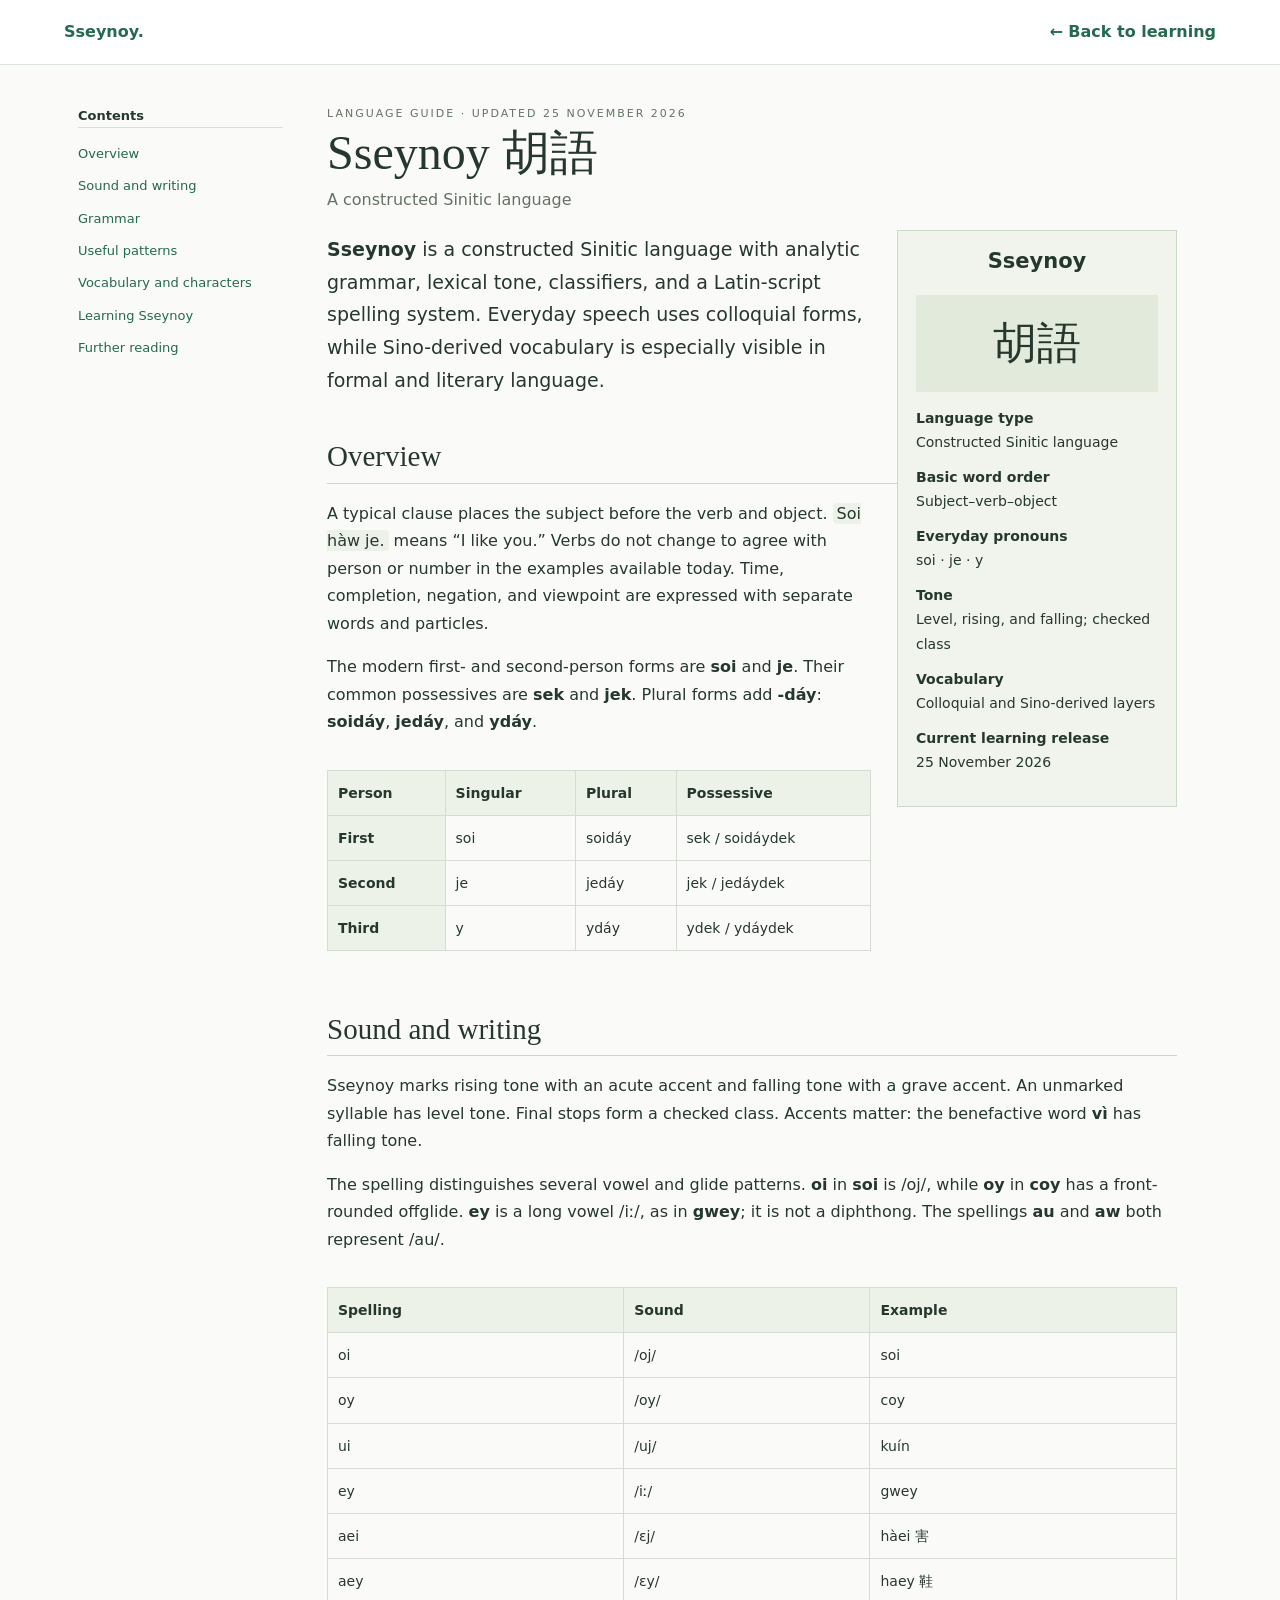
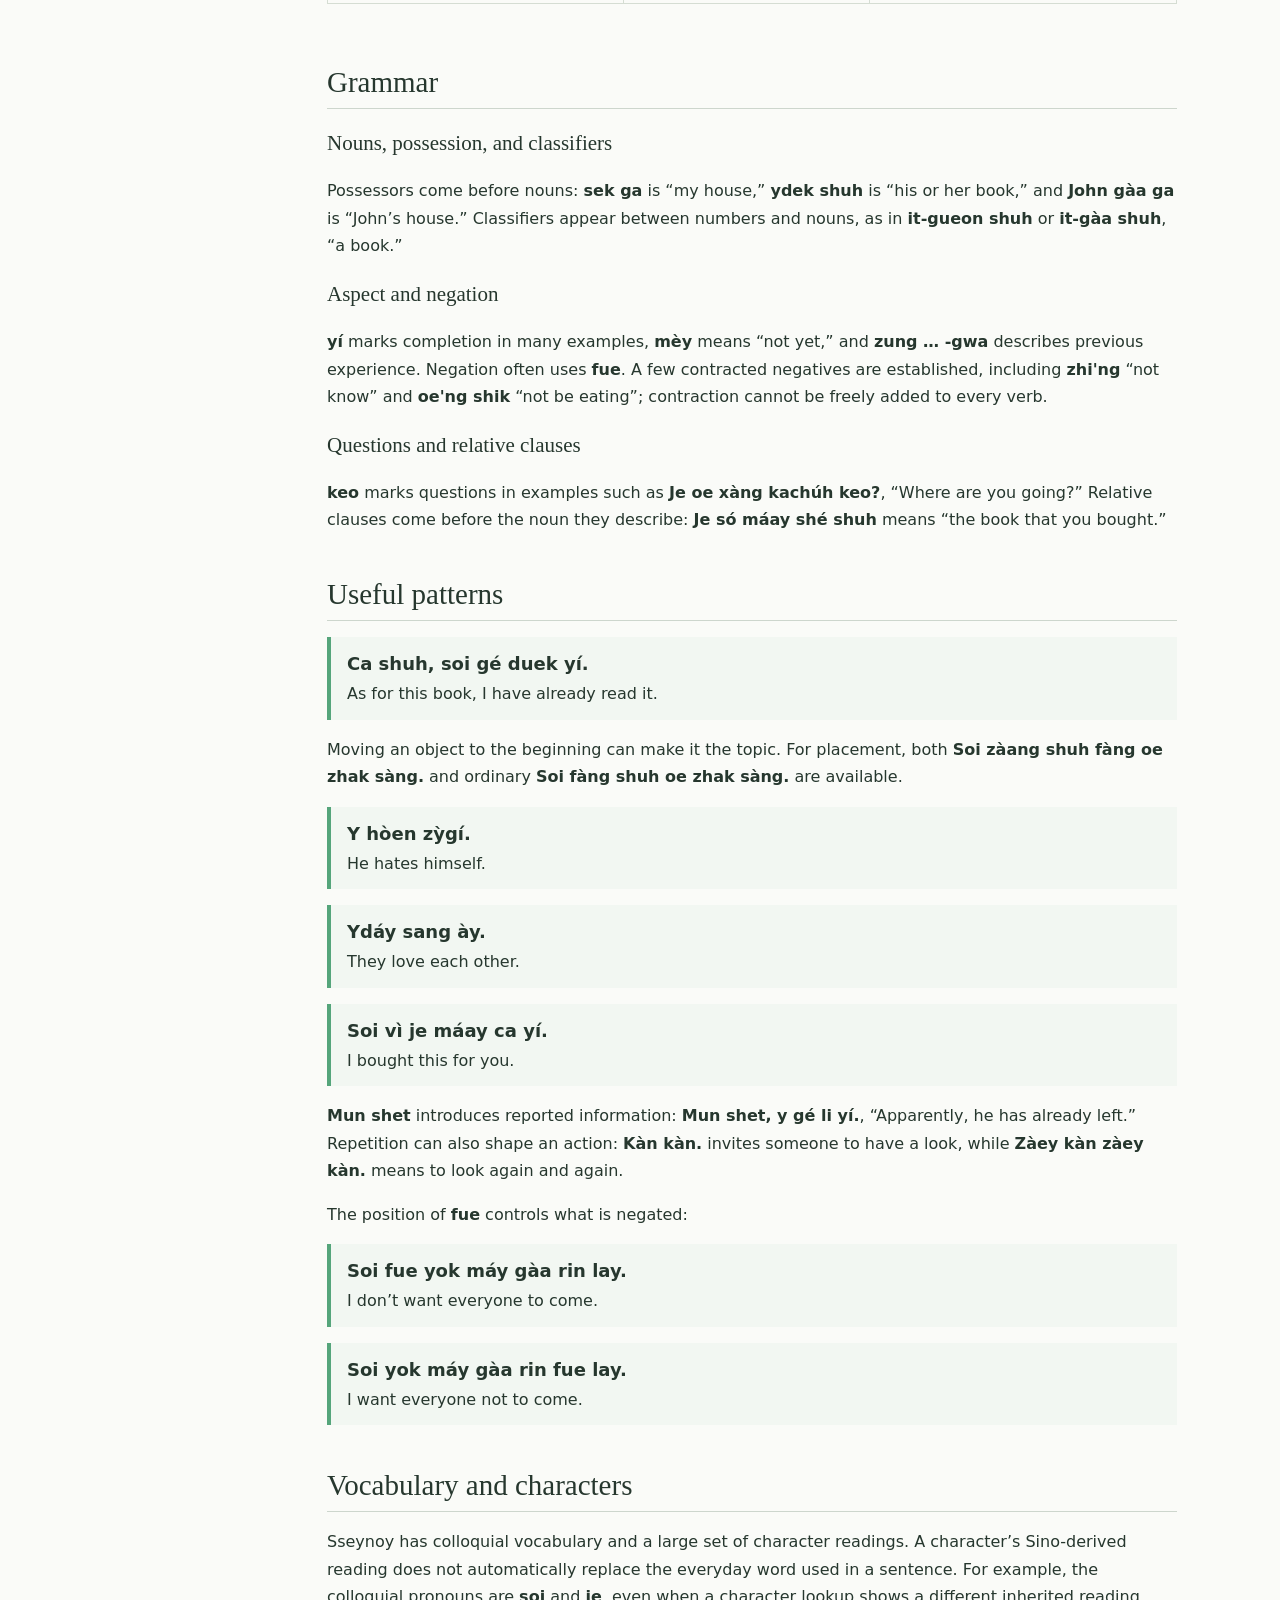
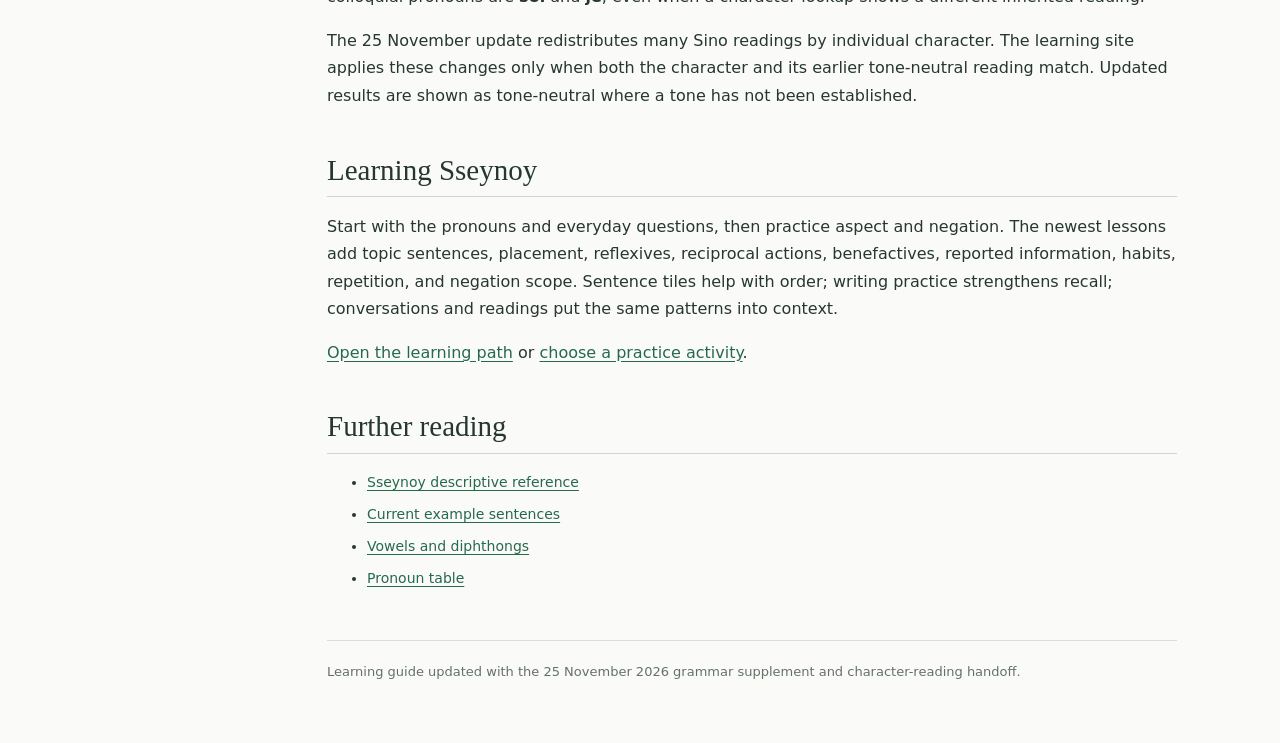
<file: sseynoy-about.html>
<!doctype html>
<html lang="en"><head><meta charset="utf-8"><meta name="viewport" content="width=device-width,initial-scale=1"><title>Sseynoy (胡語) — About the language</title><style>
*{box-sizing:border-box}html{scroll-padding-top:24px}body{margin:0;background:#fafbf8;color:#26372e;font:16px/1.72 system-ui,sans-serif}a{color:#25694e;text-underline-offset:3px}a:focus-visible{outline:3px solid #b58521;outline-offset:3px}header{background:#fff;border-bottom:1px solid #dce3dc;padding:18px 5%;display:flex;justify-content:space-between;gap:16px}header a{font-weight:750;text-decoration:none}.layout{max-width:1180px;margin:40px auto;display:grid;grid-template-columns:205px minmax(0,1fr);gap:44px;padding:0 28px}nav{position:sticky;top:24px;align-self:start;font-size:13px}nav a{display:block;padding:5px 0;text-decoration:none}nav strong{display:block;border-bottom:1px solid #ddd;margin-bottom:10px}article{min-width:0;max-width:850px}h1,h2,h3{font-family:Georgia,serif;font-weight:400;line-height:1.25}h1{font-size:48px;margin:0}h2{font-size:29px;border-bottom:1px solid #cdd6cd;margin:42px 0 16px;padding-bottom:8px}h3{font-size:21px}.subtitle{color:#657166;margin-top:3px}.eyebrow{font-size:11px;letter-spacing:2px;text-transform:uppercase;color:#647466}.lead{font-size:19px}.infobox{float:right;width:280px;margin:0 0 22px 26px;border:1px solid #ccd9c9;background:#f0f4ed;padding:18px;font-size:14px}.infobox h2{font:650 21px system-ui;border:0;text-align:center;margin:0 0 14px}.seal{text-align:center;font:44px Georgia;background:#e1eadb;padding:19px}.infobox dt{font-weight:750;margin-top:11px}.infobox dd{margin:0}.example{border-left:4px solid #55a57b;background:#f2f7f2;padding:12px 16px;margin:16px 0}.example b{display:block;font-size:18px}.table-wrap{overflow:auto}table{border-collapse:collapse;width:100%;font-size:14px;margin:18px 0}th,td{border:1px solid #d5ddd3;text-align:left;vertical-align:top;padding:10px}th{background:#edf2e9}code{font:inherit;background:#edf2e9;padding:1px 4px;border-radius:4px}.sources{font-size:14px}.sources li{padding-bottom:8px}footer{margin-top:42px;padding:20px 0;border-top:1px solid #ddd;color:#657166;font-size:13px}@media(max-width:820px){.layout{grid-template-columns:1fr;margin-top:24px}.layout nav{position:static;display:flex;gap:6px 16px;flex-wrap:wrap}.layout nav strong{width:100%}}@media(max-width:570px){.layout{padding:0 18px}.infobox{float:none;width:100%;margin:20px 0}h1{font-size:38px}header{font-size:14px}table{font-size:12px}th,td{padding:7px}}
</style></head><body><header><a href="sseynoy-learn.html">Sseynoy.</a><a href="sseynoy-learn.html#learn">← Back to learning</a></header><div class="layout"><nav aria-label="Article contents"><strong>Contents</strong><a href="#overview">Overview</a><a href="#sound">Sound and writing</a><a href="#grammar">Grammar</a><a href="#new-patterns">Useful patterns</a><a href="#vocabulary">Vocabulary and characters</a><a href="#learning">Learning Sseynoy</a><a href="#sources">Further reading</a></nav><article><div class="eyebrow">Language guide · updated 25 November 2026</div><h1>Sseynoy <span lang="zh">胡語</span></h1><p class="subtitle">A constructed Sinitic language</p><aside class="infobox"><h2>Sseynoy</h2><div class="seal" lang="zh">胡語</div><dl><dt>Language type</dt><dd>Constructed Sinitic language</dd><dt>Basic word order</dt><dd>Subject–verb–object</dd><dt>Everyday pronouns</dt><dd>soi · je · y</dd><dt>Tone</dt><dd>Level, rising, and falling; checked class</dd><dt>Vocabulary</dt><dd>Colloquial and Sino-derived layers</dd><dt>Current learning release</dt><dd>25 November 2026</dd></dl></aside><p class="lead"><strong>Sseynoy</strong> is a constructed Sinitic language with analytic grammar, lexical tone, classifiers, and a Latin-script spelling system. Everyday speech uses colloquial forms, while Sino-derived vocabulary is especially visible in formal and literary language.</p><h2 id="overview">Overview</h2><p>A typical clause places the subject before the verb and object. <code>Soi hàw je.</code> means “I like you.” Verbs do not change to agree with person or number in the examples available today. Time, completion, negation, and viewpoint are expressed with separate words and particles.</p><p>The modern first- and second-person forms are <b>soi</b> and <b>je</b>. Their common possessives are <b>sek</b> and <b>jek</b>. Plural forms add <b>-dáy</b>: <b>soidáy</b>, <b>jedáy</b>, and <b>ydáy</b>.</p><div class="table-wrap"><table><thead><tr><th>Person</th><th>Singular</th><th>Plural</th><th>Possessive</th></tr></thead><tbody><tr><th>First</th><td>soi</td><td>soidáy</td><td>sek / soidáydek</td></tr><tr><th>Second</th><td>je</td><td>jedáy</td><td>jek / jedáydek</td></tr><tr><th>Third</th><td>y</td><td>ydáy</td><td>ydek / ydáydek</td></tr></tbody></table></div><h2 id="sound">Sound and writing</h2><p>Sseynoy marks rising tone with an acute accent and falling tone with a grave accent. An unmarked syllable has level tone. Final stops form a checked class. Accents matter: the benefactive word <b>vì</b> has falling tone.</p><p>The spelling distinguishes several vowel and glide patterns. <b>oi</b> in <b>soi</b> is /oj/, while <b>oy</b> in <b>coy</b> has a front-rounded offglide. <b>ey</b> is a long vowel /iː/, as in <b>gwey</b>; it is not a diphthong. The spellings <b>au</b> and <b>aw</b> both represent /au/.</p><div class="table-wrap"><table><thead><tr><th>Spelling</th><th>Sound</th><th>Example</th></tr></thead><tbody><tr><td>oi</td><td>/oj/</td><td>soi</td></tr><tr><td>oy</td><td>/oy/</td><td>coy</td></tr><tr><td>ui</td><td>/uj/</td><td>kuín</td></tr><tr><td>ey</td><td>/iː/</td><td>gwey</td></tr><tr><td>aei</td><td>/ɛj/</td><td>hàei 害</td></tr><tr><td>aey</td><td>/ɛy/</td><td>haey 鞋</td></tr></tbody></table></div><h2 id="grammar">Grammar</h2><h3>Nouns, possession, and classifiers</h3><p>Possessors come before nouns: <b>sek ga</b> is “my house,” <b>ydek shuh</b> is “his or her book,” and <b>John gàa ga</b> is “John’s house.” Classifiers appear between numbers and nouns, as in <b>it-gueon shuh</b> or <b>it-gàa shuh</b>, “a book.”</p><h3>Aspect and negation</h3><p><b>yí</b> marks completion in many examples, <b>mèy</b> means “not yet,” and <b>zung … -gwa</b> describes previous experience. Negation often uses <b>fue</b>. A few contracted negatives are established, including <b>zhi'ng</b> “not know” and <b>oe'ng shik</b> “not be eating”; contraction cannot be freely added to every verb.</p><h3>Questions and relative clauses</h3><p><b>keo</b> marks questions in examples such as <b>Je oe xàng kachúh keo?</b>, “Where are you going?” Relative clauses come before the noun they describe: <b>Je só máay shé shuh</b> means “the book that you bought.”</p><h2 id="new-patterns">Useful patterns</h2><div class="example"><b>Ca shuh, soi gé duek yí.</b>As for this book, I have already read it.</div><p>Moving an object to the beginning can make it the topic. For placement, both <b>Soi zàang shuh fàng oe zhak sàng.</b> and ordinary <b>Soi fàng shuh oe zhak sàng.</b> are available.</p><div class="example"><b>Y hòen zỳgí.</b>He hates himself.</div><div class="example"><b>Ydáy sang ày.</b>They love each other.</div><div class="example"><b>Soi vì je máay ca yí.</b>I bought this for you.</div><p><b>Mun shet</b> introduces reported information: <b>Mun shet, y gé li yí.</b>, “Apparently, he has already left.” Repetition can also shape an action: <b>Kàn kàn.</b> invites someone to have a look, while <b>Zàey kàn zàey kàn.</b> means to look again and again.</p><p>The position of <b>fue</b> controls what is negated:</p><div class="example"><b>Soi fue yok máy gàa rin lay.</b>I don’t want everyone to come.</div><div class="example"><b>Soi yok máy gàa rin fue lay.</b>I want everyone not to come.</div><h2 id="vocabulary">Vocabulary and characters</h2><p>Sseynoy has colloquial vocabulary and a large set of character readings. A character’s Sino-derived reading does not automatically replace the everyday word used in a sentence. For example, the colloquial pronouns are <b>soi</b> and <b>je</b>, even when a character lookup shows a different inherited reading.</p><p>The 25 November update redistributes many Sino readings by individual character. The learning site applies these changes only when both the character and its earlier tone-neutral reading match. Updated results are shown as tone-neutral where a tone has not been established.</p><h2 id="learning">Learning Sseynoy</h2><p>Start with the pronouns and everyday questions, then practice aspect and negation. The newest lessons add topic sentences, placement, reflexives, reciprocal actions, benefactives, reported information, habits, repetition, and negation scope. Sentence tiles help with order; writing practice strengthens recall; conversations and readings put the same patterns into context.</p><p><a href="sseynoy-learn.html#learn">Open the learning path</a> or <a href="sseynoy-learn.html#practice">choose a practice activity</a>.</p><h2 id="sources">Further reading</h2><ul class="sources"><li><a href="sseynoy-project/SSEYNOY_REFERENCE.md">Sseynoy descriptive reference</a></li><li><a href="sseynoy-project/data/examples.tsv">Current example sentences</a></li><li><a href="sseynoy-project/data/diphthongs.tsv">Vowels and diphthongs</a></li><li><a href="sseynoy-project/data/pronouns.tsv">Pronoun table</a></li></ul><footer>Learning guide updated with the 25 November 2026 grammar supplement and character-reading handoff.</footer></article></div></body></html>
</file>
